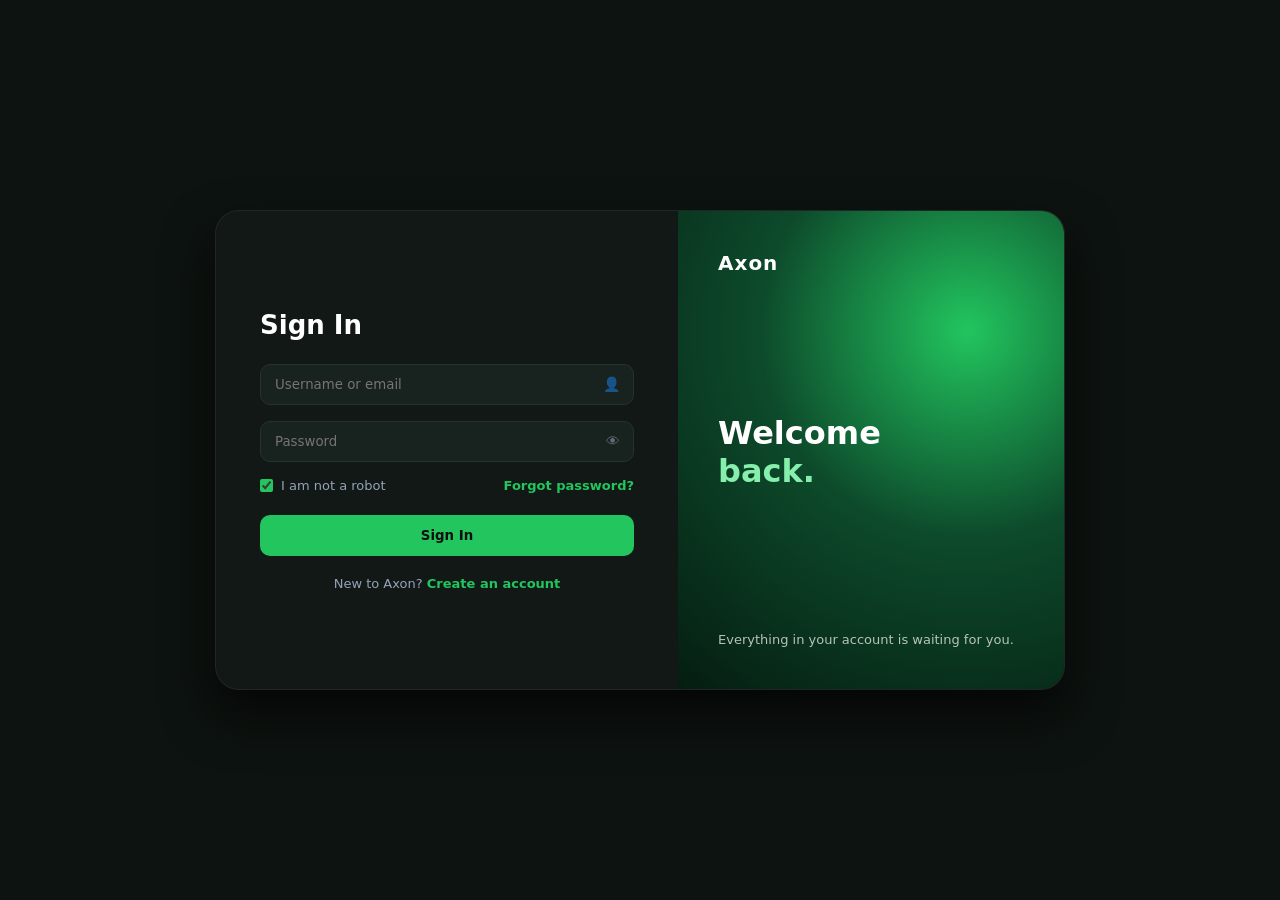
<file: index.html>
<!DOCTYPE html>
<html lang="en">
<head>
    <meta charset="UTF-8">
    <meta name="viewport" content="width=device-width, initial-scale=1.0">
    <title>Axon - Sign In</title>
    <link rel="stylesheet" href="user.css">
</head>
<body>
    <div class="A">
        <div class="B">
            <h2 class="C">Sign in</h2>
            <form>
                <div class="G">
                    <input type="text" placeholder="Username or email" required>
                    <span class="icon">👤</span>
                </div>

                <div class="H">
                    <input type="password" placeholder="Password" required>
                    <span class="icon">👁</span>
                </div>

                <div class="I">
                    <label class="checkbox">
                        <input type="checkbox" checked>
                        <span>I am not a robot</span>
                    </label>
                    <a href="#">Forgot password?</a>
                </div>

                <button type="submit" class="submit">Sign in</button>
                <p class="text">
                    New to Axon? <a href="#">Create an account</a> 
                </p>
            </form>
        </div> <!-- تگ بسته div.B -->

        <!-- ستون راست: بنر خوش‌آمدگویی -->
        <div class="C">
            <div class="D">Axon</div>
            <h1 class="E">Welcome <br> <span>back.</span></h1>
            <p class="F">
                Everything in your account is waiting for you.
            </p>
        </div>
    </div> <!-- تگ بسته div.A -->
</body>
</html>
</file>
<file: user.css>
* {
  box-sizing: border-box;
  margin: 0;
  padding: 0;
  font-family: system-ui, sans-serif;
}

body {
  background: #0d1310;
  color: #94a3b8;
  display: flex;
  justify-content: center;
  align-items: center;
  min-height: 100vh;
}

/* کادر اصلی دو ستونه */
.A {
  display: flex;
  width: 850px;
  min-height: 480px;
  background: #121816;
  border-radius: 24px;
  overflow: hidden;
  box-shadow: 0 25px 50px rgba(0, 0, 0, 0.7);
  border: 1px solid rgba(255, 255, 255, 0.06);
}

/* ستون سمت چپ (فرم) */
.B {
  flex: 1.1;
  padding: 44px;
  display: flex;
  flex-direction: column;
  justify-content: center;
}

h2.C {
  color: #fff;
  font-size: 26px;
  margin-bottom: 24px;
  text-transform: capitalize;
}

/* فیلدهای ورودی و آیکون‌ها */
.G, .H {
  position: relative;
  margin-bottom: 16px;
}

.G input, .H input {
  width: 100%;
  padding: 12px 42px 12px 14px;
  background: #18221e;
  border: 1px solid #25332d;
  border-radius: 10px;
  color: #fff;
  outline: none;
  transition: 0.2s;
}

.G input:focus, .H input:focus {
  border-color: #22c55e;
  box-shadow: 0 0 0 3px rgba(34, 197, 94, 0.15);
}

.icon {
  position: absolute;
  right: 14px;
  top: 50%;
  transform: translateY(-50%);
  font-size: 14px;
  opacity: 0.6;
}

/* ردیف چک‌باکس و فراموشی رمز */
.I {
  display: flex;
  justify-content: space-between;
  align-items: center;
  font-size: 13px;
  margin: 14px 0 22px;
}

.checkbox {
  display: flex;
  align-items: center;
  gap: 8px;
  cursor: pointer;
}

.checkbox input {
  accent-color: #22c55e;
}

.I a, .text a {
  color: #22c55e;
  text-decoration: none;
  font-weight: 600;
}

.I a:hover, .text a:hover {
  text-decoration: underline;
}

/* دکمه ارسال */
.submit {
  width: 100%;
  padding: 13px;
  background: #22c55e;
  color: #0b0f0e;
  font-weight: bold;
  border: none;
  border-radius: 10px;
  cursor: pointer;
  text-transform: capitalize;
  transition: 0.2s;
}

.submit:hover {
  background: #16a34a;
}

.text {
  font-size: 13px;
  text-align: center;
  margin-top: 20px;
}

/* ستون سمت راست (بنر سبز) */
div.C {
  flex: 0.9;
  background: radial-gradient(circle at 75% 25%, #22c55e, #0d4a2b 45%, #051d11);
  padding: 40px;
  display: flex;
  flex-direction: column;
  justify-content: space-between;
}

.D {
  color: #fff;
  font-size: 20px;
  font-weight: 700;
  letter-spacing: 1px;
}

.E {
  color: #fff;
  font-size: 32px;
  line-height: 1.2;
}

.E span {
  color: #86efac;
}

.F {
  color: rgba(255, 255, 255, 0.7);
  font-size: 13px;
  line-height: 1.5;
}
</file>
